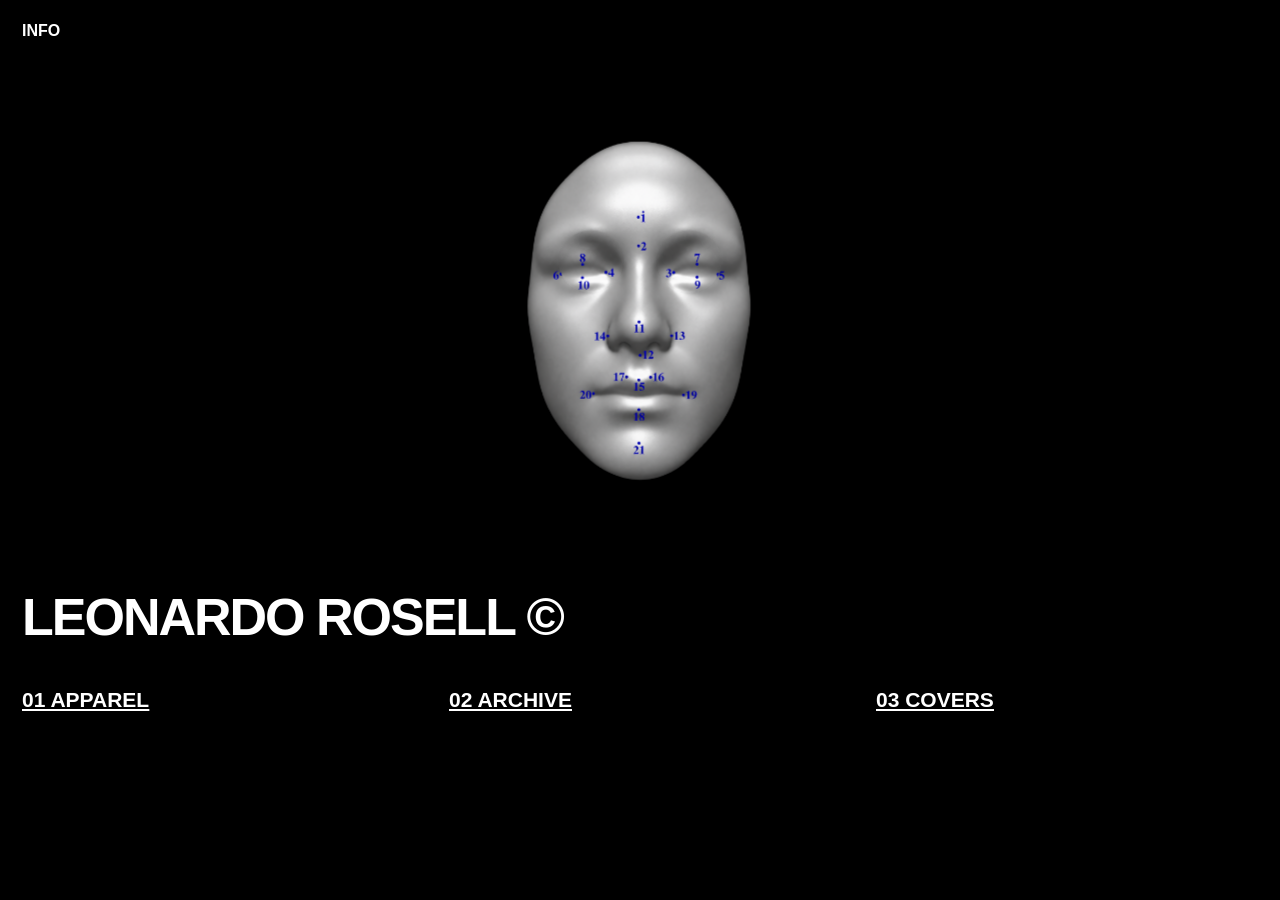
<file: index.html>
<!DOCTYPE html>
<html lang="en">

<head>
    <meta charset="UTF-8">
    <meta name="viewport" content="width=device-width, initial-scale=1.0">

    <title>Leonardo Rosell</title>

    <!-- SOCIAL PREVIEW -->
    <meta property="og:title" content="Leonardo Rosell">
    <meta property="og:description" content="Visual Communication Design Portfolio">
    <meta property="og:image" content="https://leonardorosell.com/images/preview.png">
    <meta property="og:url" content="https://leonardorosell.com/">
    <meta property="og:type" content="website">

    <!-- X / TWITTER PREVIEW -->
    <meta name="twitter:card" content="summary_large_image">
    <meta name="twitter:title" content="Leonardo Rosell">
    <meta name="twitter:description" content="Visual Communication Design Portfolio">
    <meta name="twitter:image" content="https://leonardorosell.com/images/preview.png">

    <link rel="stylesheet" href="style.css">
    
</head>

<body>

    <script src="selection.js"></script>
    
    <main class="page">

        <!-- INFO -->

        <a class="info-link" href="info.html">INFO</a>


        <!-- WATCHING FACE -->

        <div class="face-watcher" id="faceWatcher">

            <div class="face-head" id="faceHead">

                <img
                    class="face-base"
                    src="images/face.png"
                    alt=""
                    draggable="false"
                >

                <div class="face-eye-mask face-eye-mask-left">
                    <img
                        class="face-eye"
                        src="images/face.png"
                        alt=""
                        draggable="false"
                    >
                </div>

                <div class="face-eye-mask face-eye-mask-right">
                    <img
                        class="face-eye"
                        src="images/face.png"
                        alt=""
                        draggable="false"
                    >
                </div>

            </div>

        </div>


        <!-- MAIN CONTENT -->

        <section class="intro">

   <h1>LEONARDO ROSELL ©</h1>

            <div class="columns">

                <div class="column">
                    <h2>
                        <a href="apparel.html">01 APPAREL</a>
                    </h2>
                </div>

                <div class="column">
                    <h2>
                        <a href="graphic.html">02 ARCHIVE</a>
                    </h2>
                </div>

                <div class="column">
                    <h2>
                        <a href="covers.html">03 COVERS</a>
                    </h2>
                </div>

            </div>

        </section>

    </main>

    <script src="index.js"></script>

</body>

</html>
</file>
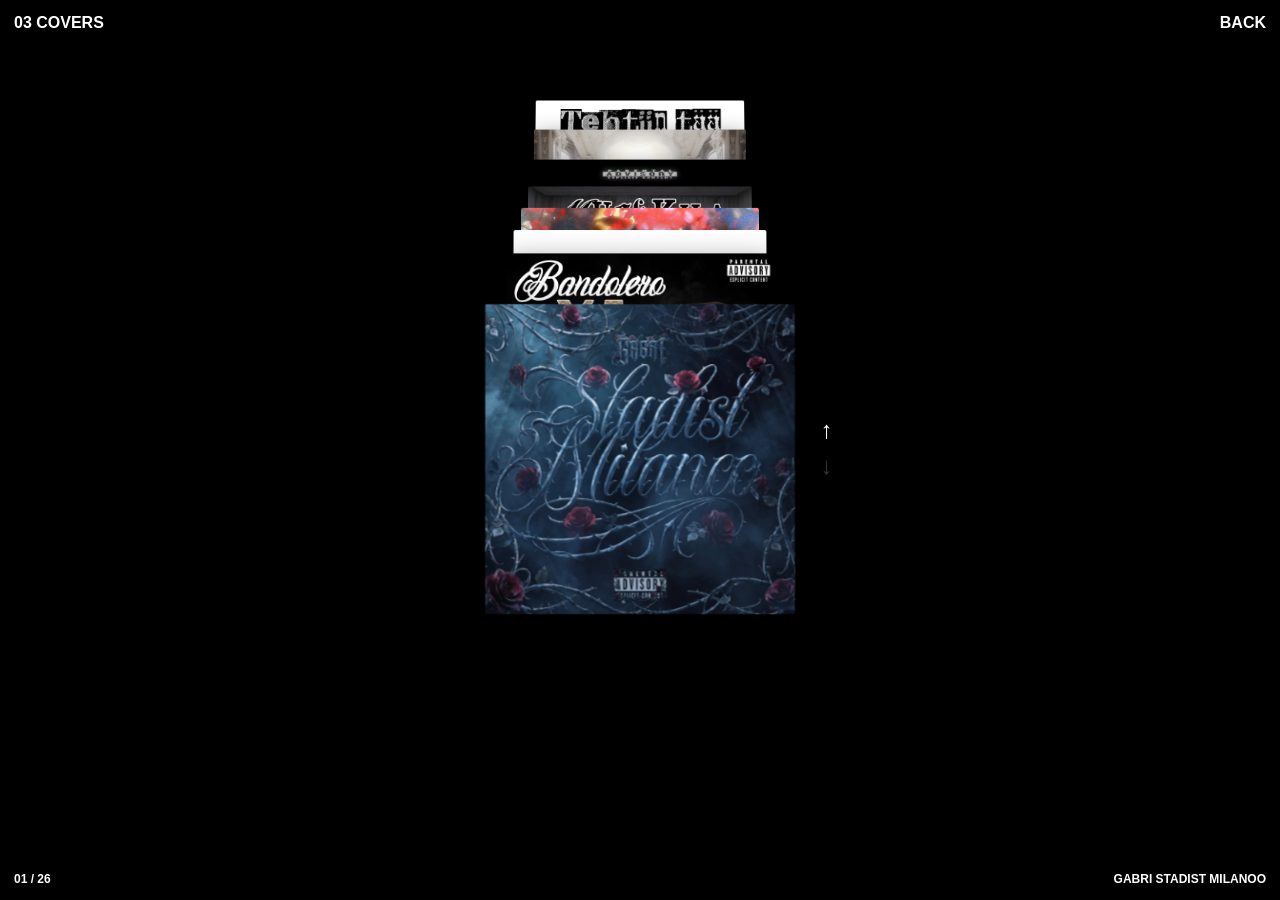
<file: covers.html>
<!DOCTYPE html>
<html lang="en">

<head>
    <meta charset="UTF-8">
    <meta name="viewport" content="width=device-width, initial-scale=1.0">

    <title>Covers — Leonardo Rosell</title>

    <link rel="stylesheet" href="style.css">
    
</head>

<body class="covers-body">
<script src="selection.js"></script>
    <main class="covers-page">

        <div class="covers-nav">
            <span>03 COVERS</span>
            <a href="index.html">BACK</a>
        </div>


        <div class="covers-stage">

            <div class="covers-stack" id="coversStack"></div>


            <!-- ARROWS -->

            <div class="covers-controls">

                <button
                    class="cover-arrow"
                    id="coverPrevious"
                    type="button"
                    aria-label="Previous cover"
                >
                    ↑
                </button>

                <button
                    class="cover-arrow"
                    id="coverNext"
                    type="button"
                    aria-label="Next cover"
                >
                    ↓
                </button>

            </div>

        </div>


        <div class="covers-footer">

            <span id="coversCounter">
                01 / 03
            </span>

            <span id="coversTitle"></span>

        </div>

    </main>


    <script src="covers.js"></script>

</body>

</html>
</file>
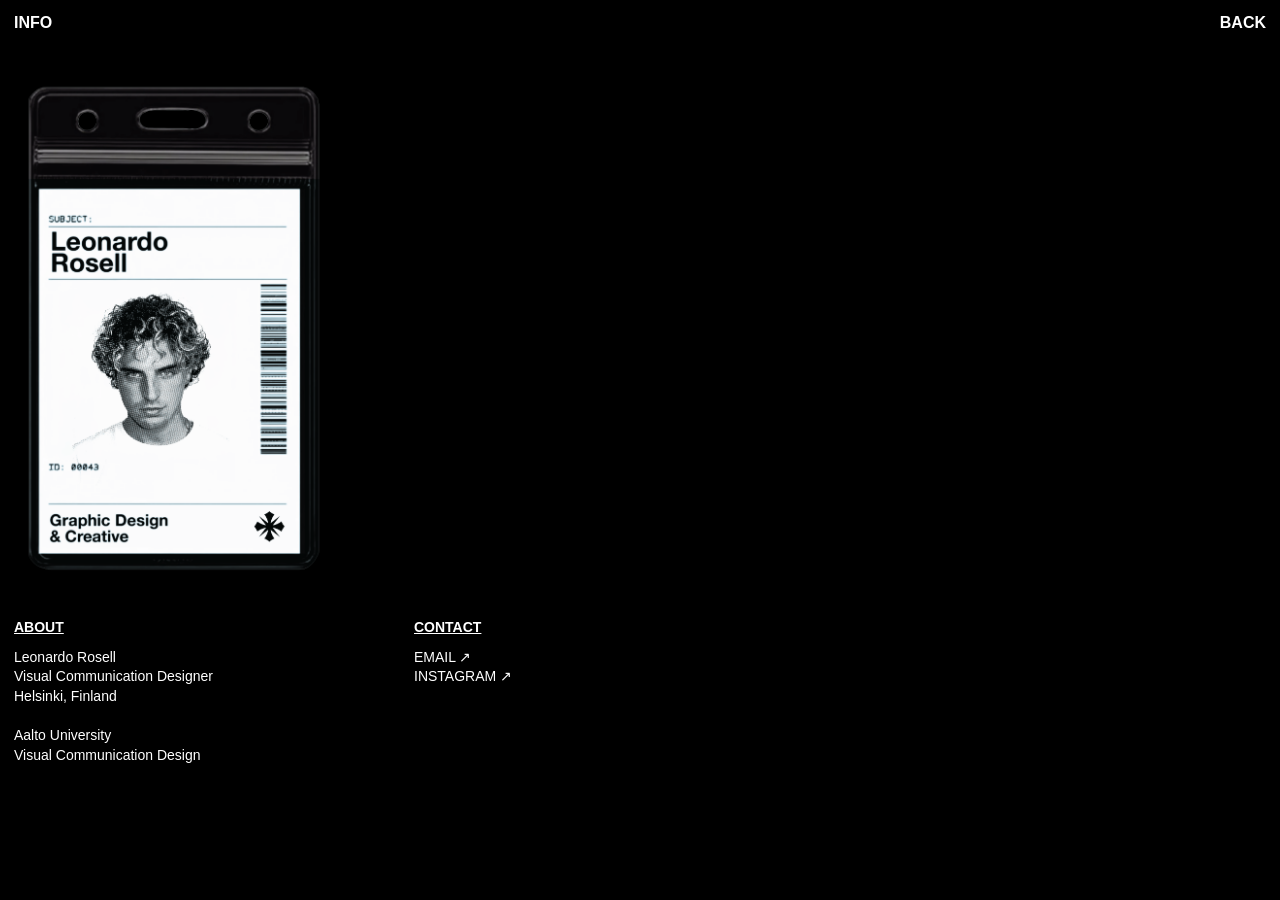
<file: info.html>
<!DOCTYPE html>
<html lang="en">

<head>
    <meta charset="UTF-8">
    <meta name="viewport" content="width=device-width, initial-scale=1.0">

    <title>Info — Leonardo Rosell</title>

    <link rel="stylesheet" href="style.css">
    
</head>

<body class="info-body">
<script src="selection.js"></script>
    <main class="info-page">

        <!-- =========================
             TOP NAV
        ========================== -->

        <div class="info-nav">
            <span>INFO</span>
            <a href="index.html">BACK</a>
        </div>


        <!-- =========================
             ID CARD
        ========================== -->

        <div class="id-card">
            <img
                src="images/id.png"
                alt="Leonardo Rosell ID Card"
            >
        </div>


        <!-- =========================
             INFORMATION
        ========================== -->

        <div class="info-details">


            <!-- ABOUT -->

            <div class="info-section">

                <h2>ABOUT</h2>

                <p>
                    Leonardo Rosell<br>
                    Visual Communication Designer<br>
                    Helsinki, Finland<br><br>

                    Aalto University<br>
                    Visual Communication Design
                </p>

            </div>


            <!-- CONTACT -->

            <div class="info-section">

                <h2>CONTACT</h2>

                <p>
                    <a href="mailto:leo1rosell@gmail.com">
                        EMAIL ↗
                    </a>

                    <br>

                    <a
                        href="https://www.instagram.com/leorosell/"
                        target="_blank"
                        rel="noopener noreferrer"
                    >
                        INSTAGRAM ↗
                    </a>
                </p>

            </div>


        </div>

    </main>

</body>

</html>
</file>
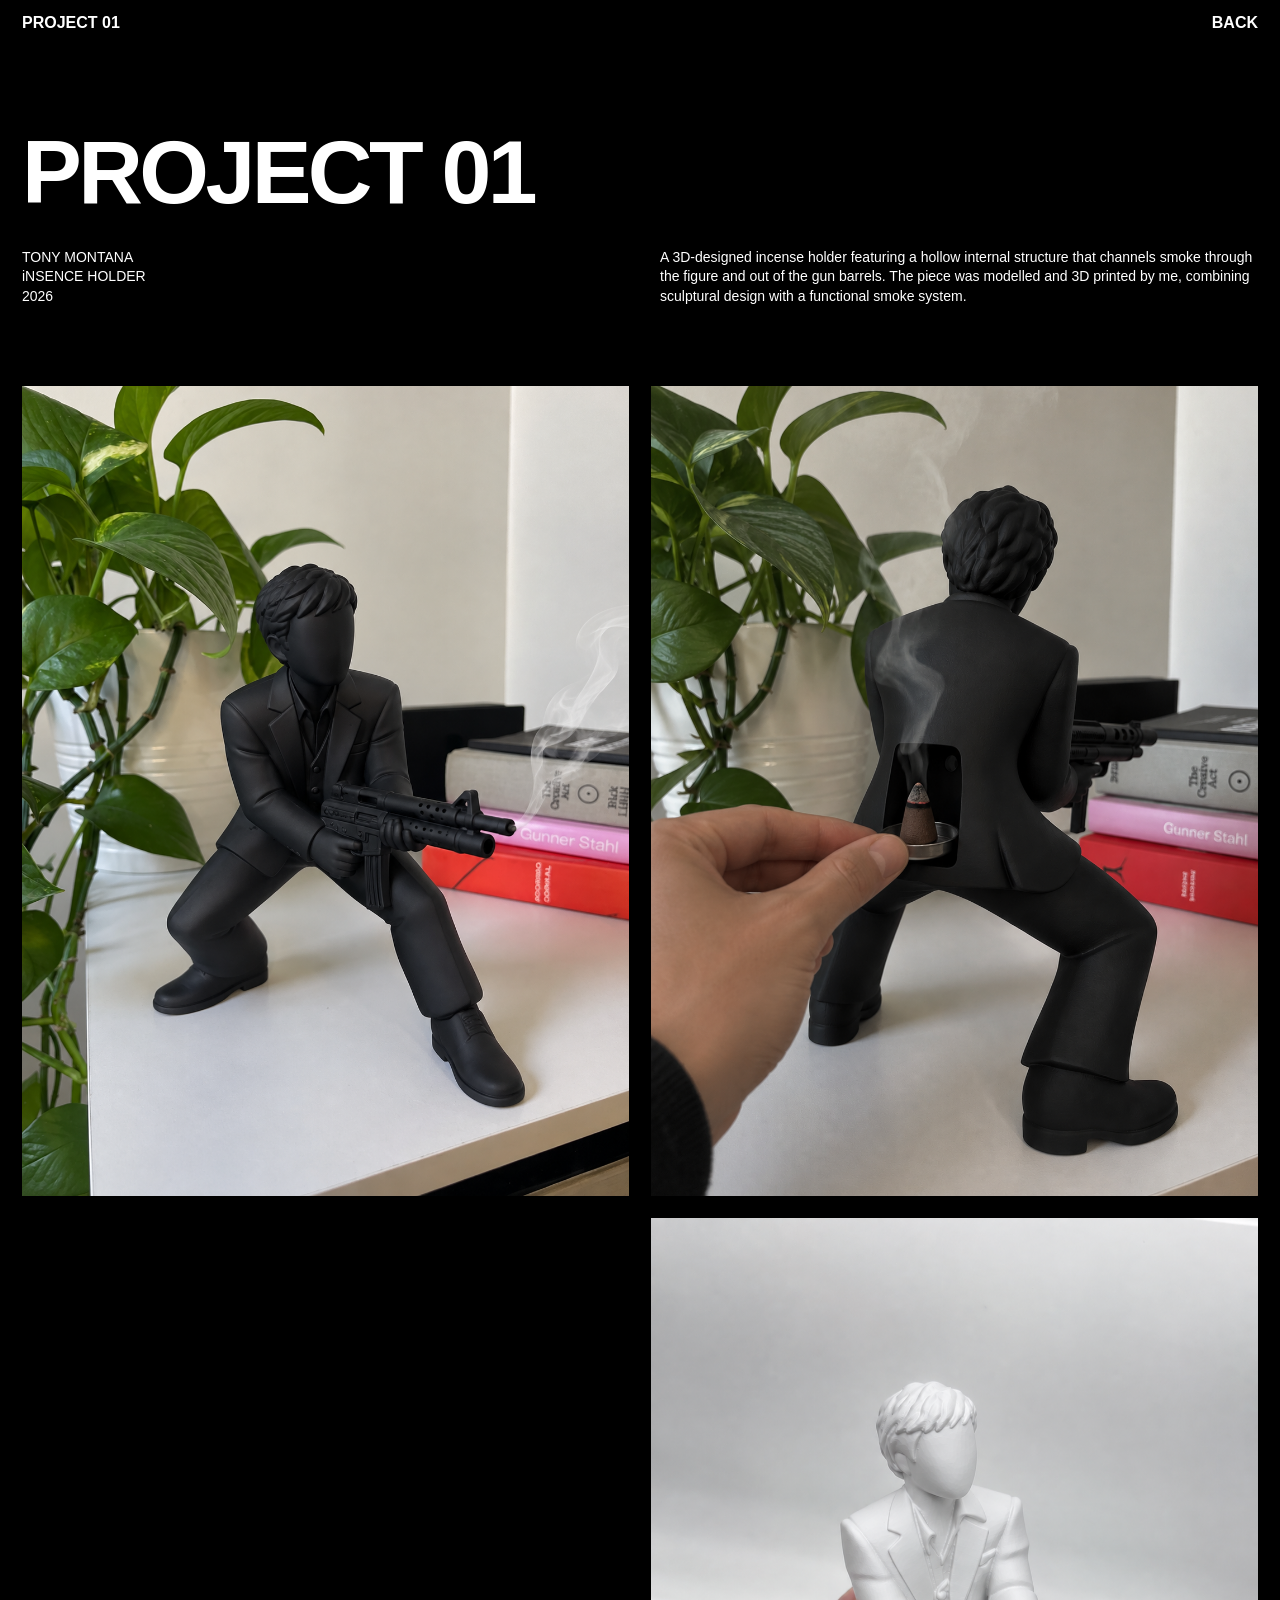
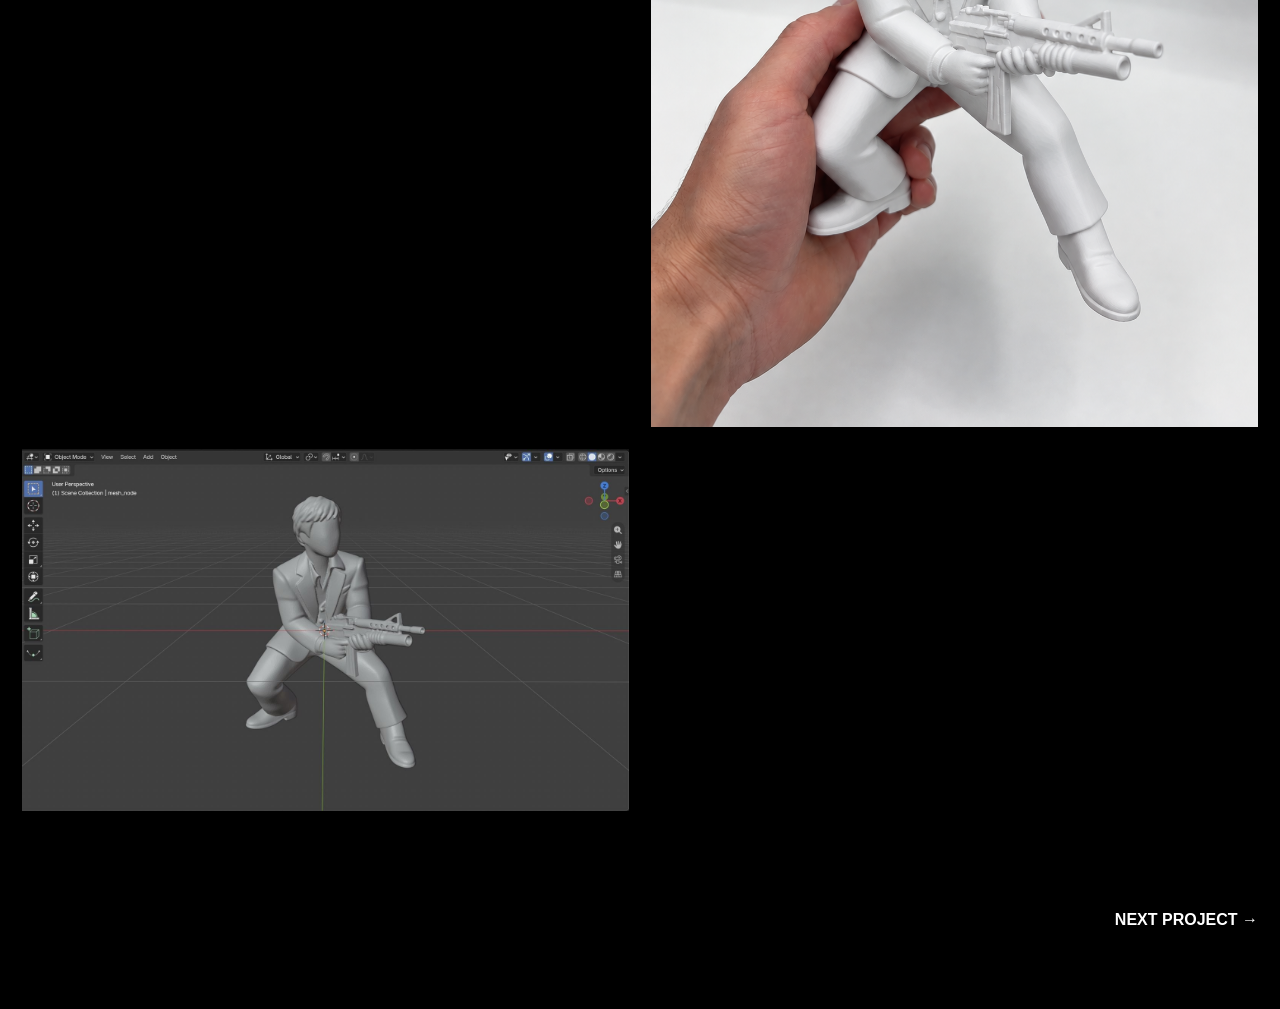
<file: project01.html>
<!DOCTYPE html>
<html lang="en">

<head>
    <meta charset="UTF-8">
    <meta name="viewport" content="width=device-width, initial-scale=1.0">

    <title>Project 01 — Leonardo Rosell</title>

    <link rel="stylesheet" href="style.css?v=2">
    
</head>

<body class="project-body">
<script src="selection.js"></script>
    <main class="project-page">


        <!-- =========================
             NAVIGATION
        ========================== -->

        <div class="project-nav">
            <span>PROJECT 01</span>
            <a href="graphic.html">BACK</a>
        </div>


        <!-- =========================
             PROJECT INTRO
        ========================== -->

        <section class="project-intro">

            <h1>PROJECT 01</h1>

            <div class="project-intro-grid">

                <p>
                    TONY MONTANA<br>
                    iNSENCE HOLDER<br>
                    2026
                </p>

                <p>
                    A 3D-designed incense holder featuring a hollow internal structure that channels smoke through the figure and out of the gun barrels. The piece was modelled and 3D printed by me, combining sculptural design with a functional smoke system.
                </p>

            </div>

        </section>


        <!-- =========================
             PROJECT MEDIA
        ========================== -->

        <div class="project-media-grid">


            <!-- IMAGE 01 -->

            <div class="project-media">
                <img
                    src="images/project01/image01.png"
                    alt="Project 01"
                >
            </div>


            <!-- IMAGE 02 -->

            <div class="project-media">
                <img
                    src="images/project01/project02.png"
                    alt="Project 01"
                >
            </div>


            <!-- VIDEO -->

            <div class="project-media">
                <video
                    autoplay
                    muted
                    loop
                    playsinline
                    preload="metadata"
                >
                    <source
                        src="videos/project01-detail.mp4"
                        type="video/mp4"
                    >
                </video>
            </div>


            <!-- IMAGE 03 -->

            <div class="project-media">
                <img
                    src="images/project01/project03.png"
                    alt="Project 01"
                >
            </div>

            <!-- IMAGE 04 -->

<div class="project-media">
    <img
        src="images/project01/project04.jpeg"
        alt="Project 01"
    >
</div>


        </div>


        <!-- =========================
             NEXT PROJECT
        ========================== -->

        <div class="project-next">

            <a href="project02.html">
                NEXT PROJECT →
            </a>

        </div>


    </main>

</body>

</html>
</file>
<file: style.css>
* {
    box-sizing: border-box;
}

body {
    margin: 0;
    background: #000000;
    color: #ffffff;
    font-family: Arial, Helvetica, sans-serif;
}


/* =========================
   HOMEPAGE
========================= */

.page {
    min-height: 100vh;
    padding: 22px;
    display: flex;
    align-items: flex-end;
}

.intro {
    width: 100%;
    padding-bottom: 16vh;
}

h1 {
    margin: 0 0 48px 0;
    font-size: 52px;
    line-height: 0.9;
    font-weight: 700;
    letter-spacing: -2px;
}

.columns {
    display: grid;
    grid-template-columns: repeat(3, 1fr);
    gap: 45px;
}

.column h2 {
    margin: 0 0 24px 0;
    font-size: 21px;
    line-height: 1;
    text-decoration: underline;
    font-weight: 700;
}

.column p {
    margin: 0;
    font-size: 17px;
    line-height: 1.35;
    font-weight: 700;
}

h2 a {
    color: white;
}


/* =========================
   HOMEPAGE WATCHING FACE
========================= */

.face-watcher {
    position: fixed;

    left: 50%;
    top: 35%;

    width: min(24vw, 330px);
    height: auto;

    transform: translate(-50%, -50%);

    perspective: 900px;

    /* Allows the face to be clicked */
    pointer-events: auto;
    cursor: pointer;

    user-select: none;

    z-index: 2;
}

.face-head {
    position: relative;

    width: 100%;
    height: auto;

    transform-style: preserve-3d;
    transform-origin: center center;

    will-change: transform;
}

.face-base {
    position: relative;

    width: 100%;
    height: auto;

    display: block;

    object-fit: contain;

    pointer-events: none;
    user-select: none;

    -webkit-user-drag: none;
}


/*
The eye masks reuse the exact same image.
Only the image INSIDE each mask moves,
which makes the eyes appear to track
the cursor without changing the face.
*/

.face-eye-mask {
    position: absolute;

    top: 0;
    left: 0;

    width: 100%;
    height: 100%;

    overflow: hidden;

    pointer-events: none;
}

.face-eye-mask img {
    position: absolute;
    inset: 0;

    width: 100%;
    height: 100%;

    object-fit: cover;

    transform: scale(1.02);

    will-change: transform;

    pointer-events: none;
    user-select: none;

    -webkit-user-drag: none;
}

.face-eye-mask-left {
    clip-path: ellipse(
        10.5% 8.5%
        at 34% 35.5%
    );
}

.face-eye-mask-right {
    clip-path: ellipse(
        10.5% 8.5%
        at 66% 35.5%
    );
}


/*
Keep the portfolio text above the face.
*/

.intro,
.info-link {
    position: relative;
    z-index: 10;
}


/* =========================
   HOMEPAGE FACE MOBILE
========================= */

@media (max-width: 800px) {

    .face-watcher {
        top: 34%;

        width: min(
            58vw,
            300px
        );
    }

}


/* =========================
   APPAREL PAGE
========================= */

.apparel-page {
    min-height: 100vh;
    padding: 30px;
    overflow: hidden;
}

/* =========================
   APPAREL NAV
========================= */

.apparel-nav {
    position: fixed;

    top: 14px;
    left: 30px;
    right: 30px;

    display: flex;
    justify-content: space-between;
    align-items: center;

    font-size: 16px;
    font-weight: 700;

    z-index: 1000;
}

.apparel-nav a {
    color: #ffffff;
    text-decoration: none;
}

.apparel-nav a:visited {
    color: #ffffff;
}

.apparel-nav a:hover {
    text-decoration: underline;
}

.apparel-grid {
    display: grid;
    grid-template-columns: 1fr 1fr;
    gap: 60px;

    margin-top: 80px;

    height: calc(100vh - 110px);

    align-items: start;
}


/* =========================
   MANNEQUIN AREA
========================= */

.main-look {
    display: flex;
    justify-content: center;
    align-items: flex-start;

    height: 100%;

    position: relative;

    overflow: visible;
}

.mannequin-stack {
    position: relative;

    width: auto;
    height: 650px;

    margin: 0 auto;

    overflow: visible;

    flex-shrink: 0;
}


/* =========================
   BASE MANNEQUIN
========================= */

.base-model {
    height: 100%;
    width: auto;

    display: block;

    object-fit: contain;

    border: none;

    position: relative;

    z-index: 1;
}


/* =========================
   NORMAL CLOTHING LAYERS
========================= */

.clothing-layer {
    position: absolute;

    top: 0;
    left: 0;

    width: 100%;
    height: 100%;

    object-fit: contain;

    pointer-events: none;

    border: none;
}


/* SHOES = LOWEST CLOTHING LAYER */

#selected-shoes {
    z-index: 10;
}


/* BOTTOMS = ABOVE SHOES */

#selected-bottom {
    z-index: 20;
}


/* TOPS = ABOVE BOTTOMS */

#selected-top {
    z-index: 30;
}


/* HIDE EMPTY CLOTHING */

.clothing-layer[src=""] {
    display: none;
}


/* =========================
   ACCESSORY LAYER
========================= */

/*
   Accessory PNG can be taller than
   the mannequin canvas and extend
   above the mannequin.
*/

.accessory-layer {
    position: absolute;

    left: 0;
    bottom: 0;

    width: 100%;
    height: auto;

    object-fit: contain;

    pointer-events: none;

    border: none;

    z-index: 40;
}


/* HIDE EMPTY ACCESSORY */

.accessory-layer[src=""] {
    display: none;
}


/* =========================
   SHOP PANEL
========================= */

.shop-panel {
    height: 100%;

    overflow-y: auto;
    overflow-x: hidden;

    padding-right: 10px;

    scrollbar-width: none;
}

.shop-panel::-webkit-scrollbar {
    display: none;
}


/* =========================
   CATEGORY MENU
========================= */

.shop-panel input {
    display: none;
}

.category-screen {
    display: none;
}


/* MAIN MENU */

#menu:checked ~ .menu-screen {
    display: flex;
}


/* TOPS */

#tops:checked ~ .tops-screen {
    display: block;
}


/* BOTTOMS */

#bottoms:checked ~ .bottoms-screen {
    display: block;
}


/* ACCESSORIES */

#accessories:checked ~ .accessories-screen {
    display: block;
}


/* SHOES */

#shoes:checked ~ .shoes-screen {
    display: block;
}


/* =========================
   MAIN CATEGORY SCREEN
========================= */

.menu-screen {
    flex-direction: column;
    gap: 15px;
}

.menu-screen h2 {
    text-decoration: none;
    margin-bottom: 30px;
}

.menu-screen label {
    font-size: 32px;
    font-weight: bold;
    cursor: pointer;
}

.menu-screen label:hover {
    text-decoration: underline;
}

.apparel-note {
    max-width: 300px;

    margin: 35px 0 0 0;

    font-size: 10px;
    line-height: 1.35;
    font-weight: 400;

    color: #ffffff;
}


/* =========================
   CATEGORY CONTENT
========================= */

.category-actions {
    display: flex;
    align-items: center;

    gap: 22px;

    margin-bottom: 30px;
}

.back-menu {
    margin: 0;

    cursor: pointer;

    font-size: 12px;
    font-weight: 700;
}

.back-menu:hover {
    text-decoration: underline;
}


/* =========================
   CLOTHING THUMBNAILS
========================= */

.piece-grid {
    display: grid;

    grid-template-columns: repeat(2, 1fr);

    gap: 20px;

    padding-bottom: 80px;
}

.piece-grid img {
    width: 100%;

    aspect-ratio: 1 / 1;
    height: auto;

    object-fit: contain;

    display: block;
}


/* CLICKABLE ITEMS */

.clothing-option {
    cursor: pointer;
}

.clothing-option:hover {
    opacity: 0.7;
}

.clothing-reset {
    appearance: none;

    margin: 0;
    padding: 0;

    border: 0;
    background: transparent;

    color: #ffffff;

    font-family: Arial, Helvetica, sans-serif;
    font-size: 12px;
    font-weight: 700;

    text-decoration: underline;

    cursor: pointer;
}

.clothing-reset:hover {
    opacity: 0.7;
}




/* =========================
   MOBILE
========================= */

@media (max-width: 800px) {

    .apparel-page {
        overflow: visible;
    }

    .apparel-nav {
        top: 12px;
        left: 12px;
        right: 12px;
    }

    .intro {
        padding-bottom: 80px;
    }

    h1 {
        font-size: 42px;
    }

    .columns {
        grid-template-columns: 1fr;
        gap: 40px;
    }

    .apparel-grid {
        grid-template-columns: 1fr;

        height: auto;

        margin-top: 40px;
    }

    .main-look {
        height: auto;
    }

    .mannequin-stack {
        height: 550px;
    }

    .shop-panel {
        height: auto;

        overflow: visible;
    }

}/* INFO LINK */

.info-link {
    position: fixed;
    top: 22px;
    left: 22px;

    color: white;
    font-size: 16px;
    font-weight: 700;
    text-decoration: none;

    z-index: 1000;
}

.info-link:visited {
    color: white;
}

.info-link:hover {
    text-decoration: underline;
}/* =========================
   INFO PAGE
========================= */

.info-body {
    margin: 0;

    background: #000000;
    color: #ffffff;

    font-family: Arial, Helvetica, sans-serif;
}


/* =========================
   PAGE
========================= */

.info-page {
    min-height: 100vh;

    padding: 14px;
}


/* =========================
   TOP NAV
========================= */

.info-nav {
    width: 100%;

    display: flex;
    justify-content: space-between;
    align-items: center;

    font-size: 16px;
    font-weight: 700;
}

.info-nav a {
    color: #ffffff;

    text-decoration: none;
}

.info-nav a:visited {
    color: #ffffff;
}

.info-nav a:hover {
    text-decoration: underline;
}


/* =========================
   ID CARD
========================= */

.id-card {
    display: flex;
    justify-content: flex-start;

    margin-top: 40px;
    margin-bottom: 35px;
}

.id-card img {
    display: block;

    width: 320px;
    height: auto;
}


/* =========================
   ABOUT + CONTACT
========================= */

.info-details {
    display: grid;

    grid-template-columns: 320px 320px;

    gap: 80px;

    width: 100%;

    margin: 0;

    padding-bottom: 50px;
}


/* =========================
   HEADINGS
========================= */

.info-section h2 {
    margin: 0 0 14px 0;

    font-size: 14px;
    line-height: 1;
    font-weight: 700;

    text-decoration: underline;
}


/* =========================
   TEXT
========================= */

.info-section p {
    margin: 0;

    font-size: 14px;
    line-height: 1.4;
    font-weight: 400;
}


/* =========================
   CONTACT LINKS
========================= */

.info-section a {
    color: #ffffff;

    text-decoration: none;
}

.info-section a:visited {
    color: #ffffff;
}

.info-section a:hover {
    text-decoration: underline;
}


/* =========================
   MOBILE
========================= */

@media (max-width: 800px) {

    .info-page {
        padding: 14px;
    }

    .id-card {
        margin-top: 40px;
        margin-bottom: 30px;
    }

    .id-card img {
        width: 280px;
        max-width: 90vw;
    }

    .info-details {
        grid-template-columns: 1fr;

        gap: 35px;
    }



}/* =========================
   GRAPHIC
========================= */

.graphic-body {
    margin: 0;

    background: #000000;
    color: #ffffff;

    font-family: Arial, Helvetica, sans-serif;
}


.graphic-page {
    width: 100%;

    padding: 14px 22px 80px 22px;
}


/* =========================
   NAVIGATION
========================= */

.graphic-nav {
    display: flex;
    justify-content: space-between;
    align-items: center;

    margin-bottom: 60px;

    font-size: 16px;
    font-weight: 700;
}


.graphic-nav a {
    color: #ffffff;
    text-decoration: none;
}


.graphic-nav a:hover {
    text-decoration: underline;
}


/* =========================
   PROJECT GRID
========================= */

.graphic-projects {
    display: grid;

    grid-template-columns: repeat(2, minmax(0, 1fr));

    column-gap: 22px;
    row-gap: 70px;
}


/* =========================
   PROJECT
========================= */

.graphic-project {
    display: block;

    width: 100%;
    min-width: 0;

    color: #ffffff;
    text-decoration: none;
}


/* =========================
   PROJECT INFO
========================= */

.graphic-project-info {
    display: flex;
    justify-content: space-between;
    align-items: center;

    gap: 20px;

    margin-bottom: 10px;

    font-size: 14px;
    font-weight: 700;
}


.graphic-project-info span:last-child {
    white-space: nowrap;
}


.graphic-project:hover
.graphic-project-info span:last-child {
    text-decoration: underline;
}


/* =========================
   MEDIA FRAME
========================= */

.graphic-media {
    position: relative;

    width: 100%;

    aspect-ratio: 16 / 10;

    overflow: hidden;

    background: #000000;
}


/* =========================
   VIDEO
========================= */

.graphic-media video {
    position: absolute;

    top: 0;
    left: 0;

    width: 100%;
    height: 100%;

    display: block;

    object-fit: cover;
    object-position: center;

    transition: opacity 0.2s ease;
}


.graphic-project:hover
.graphic-media video {
    opacity: 0.82;
}


/* =========================
   MOBILE
========================= */

@media (max-width: 700px) {

    .graphic-page {
        padding: 14px 14px 50px 14px;
    }


    .graphic-nav {
        margin-bottom: 45px;
    }


    .graphic-projects {
        grid-template-columns: 1fr;

        row-gap: 65px;
    }


    .graphic-media {
        aspect-ratio: auto;
        overflow: visible;
    }


    .graphic-media video {
        position: relative;

        top: auto;
        left: auto;

        width: 100%;
        height: auto;

        object-fit: contain;
    }




}/* =========================
   COVERS PAGE
========================= */

.covers-body {
    margin: 0;

    background: #000000;
    color: #ffffff;

    font-family:
        Arial,
        Helvetica,
        sans-serif;

    overflow: hidden;
}


.covers-page {
    width: 100%;
    height: 100vh;

    padding: 14px;

    display: flex;
    flex-direction: column;

    overflow: hidden;
}


/* =========================
   NAV
========================= */

.covers-nav {
    width: 100%;

    display: flex;
    justify-content: space-between;
    align-items: center;

    flex-shrink: 0;

    font-size: 16px;
    font-weight: 700;

    position: relative;

    z-index: 1000;
}


.covers-nav a {
    color: #ffffff;
    text-decoration: none;
}


.covers-nav a:visited {
    color: #ffffff;
}


.covers-nav a:hover {
    text-decoration: underline;
}


/* =========================
   STAGE
========================= */

.covers-stage {
    position: relative;

    flex: 1;

    min-height: 0;

    display: flex;
    justify-content: center;
    align-items: center;

    overflow: hidden;

    perspective: 1100px;

    perspective-origin:
        center center;

    transform-style:
        preserve-3d;
}


/* =========================
   STACK
========================= */

.covers-stack {
    position: relative;

    width: min(
        22vw,
        330px
    );

    aspect-ratio: 1 / 1;

    transform:
        translateY(10px);

    transform-style:
        preserve-3d;
}


/* =========================
   CARD
========================= */

.cover-card {
    position: absolute;

    top: 0;
    left: 0;

    width: 100%;

    aspect-ratio: 1 / 1;

    transform-origin:
        center bottom;

    transform-style:
        preserve-3d;

    backface-visibility:
        hidden;

    will-change:
        transform,
        opacity;

    transition:
        transform
        0.58s
        cubic-bezier(
            0.22,
            0.61,
            0.36,
            1
        ),

        opacity
        0.25s
        ease;
}


/* =========================
   ARTWORK
========================= */

.cover-card img {
    width: 100%;

    aspect-ratio: 1 / 1;

    display: block;

    object-fit: cover;

    height: auto;

    border-radius: 2px;

    box-shadow:
        0 8px 30px
        rgba(
            0,
            0,
            0,
            0.45
        );

    pointer-events: none;

    user-select: none;

    -webkit-user-drag: none;
}


/* =========================
   ARROW CONTROLS
========================= */

.covers-controls {
    position: absolute;

    /*
    Stack is max 330px wide,
    so this puts the controls
    just to its right.
    */

    left: calc(
        50% +
        min(11vw, 165px) +
        34px
    );

    top: 50%;

    transform:
        translateY(-50%);

    display: flex;
    flex-direction: column;

    gap: 8px;

    z-index: 2000;
}


.cover-arrow {
    appearance: none;

    border: 0;

    padding: 2px 6px;

    margin: 0;

    background: transparent;

    color: #ffffff;

    font-family:
        Arial,
        Helvetica,
        sans-serif;

    font-size: 24px;
    line-height: 1;

    font-weight: 400;

    cursor: pointer;

    transition:
        opacity 0.15s ease,
        transform 0.15s ease;
}


.cover-arrow:hover:not(:disabled) {
    transform:
        scale(1.15);
}


.cover-arrow:disabled {
    opacity: 0.2;

    cursor: default;
}


/* =========================
   FOOTER
========================= */

.covers-footer {
    width: 100%;

    display: flex;
    justify-content: space-between;
    align-items: center;

    flex-shrink: 0;

    padding-top: 8px;

    font-size: 12px;
    font-weight: 700;

    position: relative;

    z-index: 1000;
}


#coversTitle {
    text-align: right;
}


/* =========================
   MOBILE
========================= */

@media (max-width: 800px) {

    .covers-page {
        padding: 12px;
    }


    .covers-stack {
        width: 62vw;
    }


    .covers-stage {
        perspective: 850px;
    }


    .covers-controls {
        left: auto;
        right: 3px;

        gap: 10px;
    }


    .cover-arrow {
        font-size: 25px;
    }


    .covers-footer {
        font-size: 11px;
    }

}/* =========================
   CUSTOM CURSOR
========================= */

html,
body,
a,
button,
label,
.face-watcher,
.clothing-option {
    cursor: url("images/cursor.png") 16 16, auto;
}
/* =========================
   PROJECT PAGE
========================= */

.project-body {
    margin: 0;

    background: #000000;
    color: #ffffff;

    font-family: Arial, Helvetica, sans-serif;
}

.project-page {
    width: 100%;

    padding: 14px 22px 80px 22px;
}


/* =========================
   NAVIGATION
========================= */

.project-nav {
    display: flex;
    justify-content: space-between;
    align-items: center;

    font-size: 16px;
    font-weight: 700;
}

.project-nav a {
    color: #ffffff;
    text-decoration: none;
}

.project-nav a:hover {
    text-decoration: underline;
}


/* =========================
   INTRO
========================= */

.project-intro {
    margin-top: 100px;
    margin-bottom: 80px;
}

.project-intro h1 {
    margin: 0 0 35px 0;

    font-size: clamp(40px, 7vw, 110px);
    line-height: 0.9;

    font-weight: 700;
    letter-spacing: -0.04em;
}

.project-intro-grid {
    display: grid;

    grid-template-columns: 1fr 1fr;

    gap: 40px;
}

.project-intro-grid p {
    margin: 0;

    max-width: 600px;

    font-size: 14px;
    line-height: 1.4;
}


/* =========================
   MEDIA GRID
========================= */

.project-media-grid {
    display: grid;

    grid-template-columns: repeat(2, minmax(0, 1fr));

    gap: 22px;

    width: 100%;
}


/* =========================
   MEDIA
========================= */

.project-media {
    width: 100%;
    min-width: 0;

    margin: 0;
}

.project-media img,
.project-media video {
    display: block;

    width: 100%;
    height: auto;
}


/* =========================
   NEXT PROJECT
========================= */

.project-next {
    display: flex;
    justify-content: flex-end;

    padding-top: 100px;
}

.project-next a {
    color: #ffffff;

    font-size: 16px;
    font-weight: 700;

    text-decoration: none;
}

.project-next a:hover {
    text-decoration: underline;
}


/* =========================
   MOBILE
========================= */

@media (max-width: 700px) {

    .project-page {
        padding: 14px 14px 50px 14px;
    }

    .project-intro {
        margin-top: 70px;
        margin-bottom: 50px;
    }

    .project-intro h1 {
        margin-bottom: 25px;

        font-size: 42px;
    }

    .project-intro-grid {
        grid-template-columns: 1fr;

        gap: 25px;
    }

    .project-media-grid {
        grid-template-columns: 1fr;

        gap: 14px;
    }

    .project-media {
        width: 100%;
    }

    .project-media img,
    .project-media video {
        width: 100%;
        height: auto;
    }

    .project-next {
        padding-top: 70px;
    }

}

/* =========================
   PHOTOSHOP MARQUEE SELECTION
========================= */

@media (min-width: 801px) {

    body.selection-enabled {
        user-select: none;
        -webkit-user-select: none;
    }

    .selection-box {
        position: fixed;
        pointer-events: none;
        z-index: 999999;
        display: none;
        background: transparent;
    }

    .selection-box::after {
        content: "";
        position: absolute;
        inset: 0;

        background:
            linear-gradient(90deg, #fff 50%, #000 50%) 0 0 / 8px 1px repeat-x,
            linear-gradient(90deg, #fff 50%, #000 50%) 0 100% / 8px 1px repeat-x,
            linear-gradient(0deg, #fff 50%, #000 50%) 0 0 / 1px 8px repeat-y,
            linear-gradient(0deg, #fff 50%, #000 50%) 100% 0 / 1px 8px repeat-y;

        animation: photoshop-ants 0.35s linear infinite;
    }

    @keyframes photoshop-ants {
        to {
            background-position:
                8px 0,
                -8px 100%,
                0 -8px,
                100% 8px;
        }
    }
}
@media (min-width: 801px) and (pointer: fine) {

    body.selection-enabled {
        user-select: none;
        -webkit-user-select: none;
    }

    body.selection-enabled img {
        -webkit-user-drag: none;
        user-select: none;
    }
}
</file>
